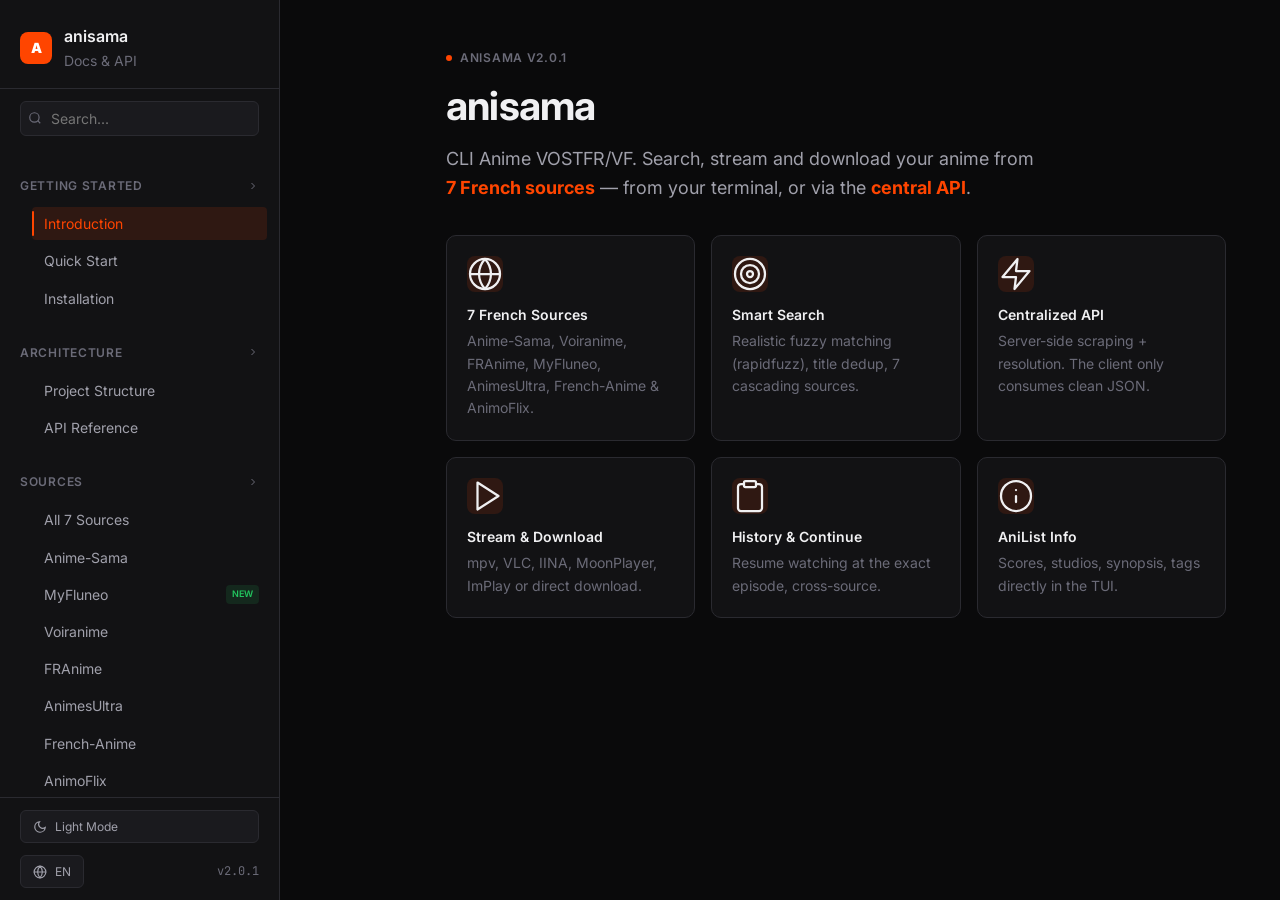
<file: src/web/index.html>
<!DOCTYPE html>
<html lang="en" data-theme="dark">
<head>
<meta charset="UTF-8">
<meta name="viewport" content="width=device-width, initial-scale=1.0">
<title>anisama — Documentation & API Reference</title>
<link rel="preconnect" href="https://fonts.googleapis.com">
<link href="https://fonts.googleapis.com/css2?family=Inter:wght@400;500;600;700;900&family=JetBrains+Mono:wght@400;500;600&display=swap" rel="stylesheet">
<link rel="stylesheet" href="styles.css">
</head>
<body>

<div class="sidebar-overlay" id="overlay" data-action="close-menu"></div>
<button class="mobile-toggle" id="menuBtn" data-action="open-menu">☰</button>

<aside class="sidebar" id="sidebar">
  <div class="sidebar-header">
    <div class="sidebar-logo">A</div>
    <div class="sidebar-brand">anisama<span data-i18n="sidebar.docs_api">Docs & API</span></div>
  </div>
  <div class="sidebar-search">
    <svg viewBox="0 0 24 24" fill="none" stroke="currentColor" stroke-width="2"><circle cx="11" cy="11" r="8"/><line x1="21" y1="21" x2="16.65" y2="16.65"/></svg>
    <input type="text" id="sInput" placeholder="Search..." data-i18n-placeholder="sidebar.search_placeholder" oninput="filterNav(this.value)">
  </div>
  <nav class="sidebar-nav" id="nav">
    <div class="nav-group">
      <div class="nav-group-header" data-toggle-group data-i18n="nav.getting_started">Getting Started<svg viewBox="0 0 24 24" fill="none" stroke="currentColor" stroke-width="2"><polyline points="9 18 15 12 9 6"/></svg></div>
      <ul class="nav-group-items">
        <li><a class="nav-group-item active" href="#" data-page="intro" data-i18n="nav.introduction">Introduction</a></li>
        <li><a class="nav-group-item" href="#" data-page="quick" data-i18n="nav.quick_start">Quick Start</a></li>
        <li><a class="nav-group-item" href="#" data-page="install" data-i18n="nav.installation">Installation</a></li>
      </ul>
    </div>
    <div class="nav-group">
      <div class="nav-group-header" data-toggle-group data-i18n="nav.architecture">Architecture<svg viewBox="0 0 24 24" fill="none" stroke="currentColor" stroke-width="2"><polyline points="9 18 15 12 9 6"/></svg></div>
      <ul class="nav-group-items">
        <li><a class="nav-group-item" href="#" data-page="arch" data-i18n="nav.project_structure">Project Structure</a></li>
        <li><a class="nav-group-item" href="#" data-page="api-ref" data-i18n="nav.api_reference">API Reference</a></li>
      </ul>
    </div>
    <div class="nav-group">
      <div class="nav-group-header" data-toggle-group data-i18n="nav.sources">Sources<svg viewBox="0 0 24 24" fill="none" stroke="currentColor" stroke-width="2"><polyline points="9 18 15 12 9 6"/></svg></div>
      <ul class="nav-group-items">
        <li><a class="nav-group-item" href="#" data-page="sources" data-i18n="nav.all_sources">All 7 Sources</a></li>
        <li><a class="nav-group-item" href="#" data-page="animesama">Anime-Sama</a></li>
        <li><a class="nav-group-item" href="#" data-page="myfluneo">MyFluneo <span class="badge new">NEW</span></a></li>
        <li><a class="nav-group-item" href="#" data-page="voiranime">Voiranime</a></li>
        <li><a class="nav-group-item" href="#" data-page="franime">FRAnime</a></li>
        <li><a class="nav-group-item" href="#" data-page="animesultra">AnimesUltra</a></li>
        <li><a class="nav-group-item" href="#" data-page="frenchanime">French-Anime</a></li>
        <li><a class="nav-group-item" href="#" data-page="animoflix">AnimoFlix</a></li>
      </ul>
    </div>
    <div class="nav-group">
      <div class="nav-group-header" data-toggle-group data-i18n="nav.cli">CLI<svg viewBox="0 0 24 24" fill="none" stroke="currentColor" stroke-width="2"><polyline points="9 18 15 12 9 6"/></svg></div>
      <ul class="nav-group-items">
        <li><a class="nav-group-item" href="#" data-page="cli" data-i18n="nav.commands">Commands</a></li>
        <li><a class="nav-group-item" href="#" data-page="config" data-i18n="nav.settings">Settings</a></li>
      </ul>
    </div>
    <div class="nav-group">
      <div class="nav-group-header" data-toggle-group data-i18n="nav.live_demo">Live Demo<svg viewBox="0 0 24 24" fill="none" stroke="currentColor" stroke-width="2"><polyline points="9 18 15 12 9 6"/></svg></div>
      <ul class="nav-group-items">
        <li><a class="nav-group-item" href="#" data-page="terminal" data-i18n="nav.web_terminal">Web Terminal <span class="badge new">LIVE</span></a></li>
        <li><a class="nav-group-item" href="#" data-page="cmds" data-i18n="nav.terminal_cmds">Terminal Commands</a></li>
      </ul>
    </div>
    <div class="nav-group">
      <div class="nav-group-header" data-toggle-group data-i18n="nav.support">Support<svg viewBox="0 0 24 24" fill="none" stroke="currentColor" stroke-width="2"><polyline points="9 18 15 12 9 6"/></svg></div>
      <ul class="nav-group-items">
        <li><a class="nav-group-item" href="#" data-page="trouble" data-i18n="nav.troubleshooting">Troubleshooting</a></li>
        <li><a class="nav-group-item" href="#" data-page="changelog" data-i18n="nav.changelog">Changelog</a></li>
      </ul>
    </div>
  </nav>
  <div class="sidebar-footer">
    <button class="theme-btn" id="themeBtn" data-action="theme">
      <svg width="14" height="14" viewBox="0 0 24 24" fill="none" stroke="currentColor" stroke-width="2"><path d="M21 12.79A9 9 0 1 1 11.21 3 7 7 0 0 0 21 12.79z"/></svg>
      <span id="themeLabel" data-i18n="theme.dark">Dark Mode</span>
    </button>
    <button class="lang-btn" id="langBtn" data-action="lang">
      <svg width="14" height="14" viewBox="0 0 24 24" fill="none" stroke="currentColor" stroke-width="2" stroke-linecap="round" stroke-linejoin="round"><circle cx="12" cy="12" r="10"/><line x1="2" y1="12" x2="22" y2="12"/><path d="M12 2a15.3 15.3 0 0 1 4 10 15.3 15.3 0 0 1-4 10 15.3 15.3 0 0 1-4-10 15.3 15.3 0 0 1 4-10z"/></svg>
      <span id="langLabel">EN</span>
    </button>
    <span class="sidebar-ver">v2.0.1</span>
  </div>
</aside>

<main class="main">
  <div class="content">

    <div id="p-intro" class="page active">
      <div class="hero">
        <div class="hero-label"><span class="dot"></span>anisama v2.0.1</div>
        <h1 data-i18n="hero.intro.title">anisama</h1>
        <p data-i18n="hero.intro.desc">CLI Anime VOSTFR/VF. Search, stream and download your anime from <strong style="color:var(--color-accent)">7 French sources</strong> — from your terminal, or via the <strong style="color:var(--color-accent)">central API</strong>.</p>
      </div>
      <div class="grid">
        <div class="card"><div class="icon">🌐</div><h3 data-i18n="card.6_sources">7 French Sources</h3><p data-i18n="card.6_sources.desc">Anime-Sama, Voiranime, FRAnime, MyFluneo, AnimesUltra, French-Anime & AnimoFlix.</p></div>
        <div class="card"><div class="icon">🎯</div><h3 data-i18n="card.smart_search">Smart Search</h3><p data-i18n="card.smart_search.desc">Realistic fuzzy matching (rapidfuzz), title dedup, 7 cascading sources.</p></div>
        <div class="card"><div class="icon">⚡</div><h3 data-i18n="card.api">Centralized API</h3><p data-i18n="card.api.desc">Server-side scraping + resolution. The client only consumes clean JSON.</p></div>
        <div class="card"><div class="icon">▶️</div><h3 data-i18n="card.stream">Stream & Download</h3><p data-i18n="card.stream.desc">mpv, VLC, IINA, MoonPlayer, ImPlay or direct download.</p></div>
        <div class="card"><div class="icon">📋</div><h3 data-i18n="card.history">History & Continue</h3><p data-i18n="card.history.desc">Resume watching at the exact episode, cross-source.</p></div>
        <div class="card"><div class="icon">ℹ️</div><h3 data-i18n="card.anilist">AniList Info</h3><p data-i18n="card.anilist.desc">Scores, studios, synopsis, tags directly in the TUI.</p></div>
      </div>
    </div>

    <div id="p-quick" class="page">
      <div class="hero"><div class="hero-label"><span class="dot"></span>Getting Started</div><h1 data-i18n="hero.quick.title">Quick Start</h1><p data-i18n="hero.quick.desc">Install and get running in 30 seconds.</p></div>
      <div class="code-block">
        <div class="code-bar"><span class="code-dot r"></span><span class="code-dot y"></span><span class="code-dot g"></span><span class="code-title">bash</span></div>
        <div class="code-body">
<span class="c-comment" data-i18n="quick.code.comment1"># Install with pip</span>
<span class="c-cmd">$</span> pip install anisama

<span class="c-comment" data-i18n="quick.code.comment2"># Launch interactive TUI</span>
<span class="c-cmd">$</span> anisama

<span class="c-comment" data-i18n="quick.code.comment3"># Or search directly</span>
<span class="c-cmd">$</span> anisama "one piece" -e 1-5
        </div>
      </div>
      <p data-i18n="quick.tui">The interactive TUI launches automatically. <kbd>↑</kbd><kbd>↓</kbd> to navigate, <kbd>Enter</kbd> to confirm, <kbd>Esc</kbd> to go back.</p>
    </div>

    <div id="p-install" class="page">
      <div class="hero"><div class="hero-label"><span class="dot"></span>Getting Started</div><h1 data-i18n="hero.install.title">Installation</h1><p data-i18n="hero.install.desc">PyPI or source — your choice.</p></div>
      <h2 data-i18n="install.pypi">From PyPI</h2>
      <div class="code-block"><div class="code-bar"><span class="code-dot r"></span><span class="code-dot y"></span><span class="code-dot g"></span><span class="code-title">bash</span></div><div class="code-body"><span class="c-cmd">$</span> pip install anisama</div></div>
      <h2 data-i18n="install.source">From Source</h2>
      <div class="code-block"><div class="code-bar"><span class="code-dot r"></span><span class="code-dot y"></span><span class="code-dot g"></span><span class="code-title">bash</span></div><div class="code-body">
<span class="c-cmd">$</span> git clone https://github.com/6sfy/anisama.git
<span class="c-cmd">$</span> cd anisama
<span class="c-cmd">$</span> pip install -e .
<span class="c-cmd">$</span> anisama
      </div></div>
      <p data-i18n="install.windows"><strong>Windows:</strong> use <code>python -m src</code> from the project root, or install with <code>pip install -e .</code></p>
      <h2 data-i18n="install.api_server">API Server (optional)</h2>
      <p data-i18n="install.api_server.desc">If you want to host your own central API:</p>
      <div class="code-block"><div class="code-bar"><span class="code-dot r"></span><span class="code-dot y"></span><span class="code-dot g"></span><span class="code-title">bash</span></div><div class="code-body">
<span class="c-cmd">$</span> cd api
<span class="c-cmd">$</span> python run.py
<span class="c-comment" data-i18n="install.api.comment"># Server starts on http://0.0.0.0:20100</span>
      </div></div>
    </div>

    <div id="p-arch" class="page">
      <div class="hero"><div class="hero-label"><span class="dot"></span>Architecture</div><h1 data-i18n="hero.arch.title">Project Structure</h1><p data-i18n="hero.arch.desc">Modular codebase: CLI client + API server.</p></div>

      <h2 data-i18n="arch.api_server">API Server</h2>
      <div class="arch-grid">
        <div class="arch-card">
          <div class="a-title" data-i18n="arch.core">📦 Core</div>
          <div class="a-files" data-i18n="arch.core.desc">src/core/<br> <span>cache.py</span> — catalogue & merge<br> <span>scraper.py</span> — Anime-Sama / Voiranime / 3 alt sources<br> <span>scraper_myfluneo.py</span> — MyFluneo (Playwright)<br> <span>resolver.py</span> — video URL extraction<br> <span>search.py</span> — fuzzy search</div>
        </div>
        <div class="arch-card">
          <div class="a-title" data-i18n="arch.api_layer">🌐 API Layer</div>
          <div class="a-files" data-i18n="arch.api_layer.desc">src/api/<br> <span>server.py</span> — HTTP handler<br> <span>routes/</span> — search, episodes, resolve, catalog, stats, info, player<br> <span>db/</span> — SQLite + background indexer<br> <span>utils/</span> — http helpers, text utils</div>
        </div>
        <div class="arch-card">
          <div class="a-title" data-i18n="arch.web_docs">🎨 Web Docs</div>
          <div class="a-files" data-i18n="arch.web_docs.desc">src/web/<br> <span>index.html</span><br> <span>styles.css</span><br> <span>script.js</span></div>
        </div>
      </div>

      <h2 data-i18n="arch.cli_client">CLI Client</h2>
      <div class="arch-grid">
        <div class="arch-card">
          <div class="a-title" data-i18n="arch.interface">🖥️ Interface</div>
          <div class="a-files" data-i18n="arch.interface.desc">src/<br> <span>main.py</span> — TUI, menus, flows<br> <span>player.py</span> — mpv/vlc/iina detection<br> <span>api_client.py</span> — API consumer</div>
        </div>
        <div class="arch-card">
          <div class="a-title" data-i18n="arch.config">🔧 Config</div>
          <div class="a-files" data-i18n="arch.config.desc">data/<br> <span>catalog.json</span><br> <span>settings.json</span><br> <span>history.json</span></div>
        </div>
      </div>
    </div>

    <div id="p-api-ref" class="page">
      <div class="hero"><div class="hero-label"><span class="dot"></span>API v2</div><h1 data-i18n="hero.api.title">API Reference</h1><p data-i18n="hero.api.desc">All JSON endpoints from the central API.</p></div>

      <h2 data-i18n="api.base_url">Base URL</h2>
      <div class="code-block"><div class="code-bar"><span class="code-dot r"></span><span class="code-dot y"></span><span class="code-dot g"></span><span class="code-title">url</span></div><div class="code-body">https://anisama.sexcaller.lol</div></div>

      <h2 data-i18n="api.endpoints">Endpoints</h2>
      <div class="table-wrap">
        <table>
          <thead><tr><th data-i18n="api.method">Method</th><th data-i18n="api.endpoint">Endpoint</th><th data-i18n="api.description">Description</th></tr></thead>
          <tbody>
            <tr><td><code>GET</code></td><td><code>/api/v2/search?q=QUERY</code></td><td>Search across all 7 sources. Returns deduped results with real fuzzy scores (0-100).</td></tr>
            <tr><td><code>GET</code></td><td><code>/api/v2/catalog?source=all&page=1&limit=50&q=TEXT</code></td><td>Browse the full catalog with filters, pagination and text search.</td></tr>
            <tr><td><code>GET</code></td><td><code>/api/v2/stats</code></td><td>Global stats: counts by source, top genres, year range.</td></tr>
            <tr><td><code>GET</code></td><td><code>/api/v2/episodes?source=SRC&slug=SLUG</code></td><td>Get episode list for an anime. Supports: anime-sama, voiranime, franime, myfluneo, animesultra, frenchanime, animoflix. Use <code>&amp;season=N</code> for franime.</td></tr>
            <tr><td><code>GET</code></td><td><code>/api/v2/seasons?source=SRC&slug=SLUG</code></td><td>Season list via fast engine (anime-sama, franime, voiranime).</td></tr>
            <tr><td><code>GET</code></td><td><code>/api/v2/hosts?slug=SLUG&amp;season_url=URL</code></td><td>Distinct hosts for an Anime-Sama season.</td></tr>
            <tr><td><code>GET</code></td><td><code>/api/v2/resolve?url=URL&amp;source=SRC</code></td><td>Resolve an embed URL to a direct video URL when possible.</td></tr>
            <tr><td><code>GET</code></td><td><code>/api/v2/resolve-episode?source=SRC&amp;slug=SLUG&amp;num=NUM</code></td><td>Resolve an episode number. Uses absolute numbering for anime-sama and accepts <code>&amp;season=N&amp;lang=vo|vf</code> for franime.</td></tr>
            <tr><td><code>GET</code></td><td><code>/api/v2/sources</code></td><td>List available sources with entry counts.</td></tr>
            <tr><td><code>GET</code></td><td><code>/api/v2/info?title=TITLE</code></td><td>AniList info for an anime (score, studios, synopsis).</td></tr>
            <tr><td><code>GET</code></td><td><code>/api/v2/engine</code></td><td>Fast engine status (enabled).</td></tr>
            <tr><td><code>GET</code></td><td><code>/health</code></td><td>Liveness probe.</td></tr>
            <tr><td><code>GET</code></td><td><code>/player?url=URL&amp;title=TITLE</code></td><td>HTML player page with iframe.</td></tr>
          </tbody>
        </table>
      </div>

      <h2 data-i18n="api.rate_limits">Rate limits</h2>
      <p data-i18n="api.rate_limits.desc">Per-IP sliding window (60 seconds), with independent budgets per endpoint class.</p>
      <div class="table-wrap">
        <table>
          <thead><tr><th data-i18n="api.rate_class">Class</th><th data-i18n="api.rate_endpoints">Endpoints</th><th data-i18n="api.rate_limit">Limit</th></tr></thead>
          <tbody>
            <tr><td>Light</td><td>catalog, stats, sources, info, health</td><td><code>60/min</code></td></tr>
            <tr><td>Heavy</td><td>search, seasons, hosts, resolve</td><td><code>20/min</code></td></tr>
            <tr><td>Episodes</td><td>episodes (cache miss only)</td><td><code>20/min</code></td></tr>
            <tr><td>Resolve</td><td>resolve-episode</td><td><code>5/min</code></td></tr>
          </tbody>
        </table>
      </div>
      <p data-i18n="api.rate_cache_note">Episode-list cache hits are free; only cache misses count against the Episodes budget.</p>
      <p data-i18n="api.rate_headers">Every response includes <code>RateLimit-Limit</code>, <code>RateLimit-Remaining</code> and <code>RateLimit-Reset</code>. A <code>429</code> also sends <code>Retry-After</code>.</p>
      <div class="code-block"><div class="code-bar"><span class="code-dot r"></span><span class="code-dot y"></span><span class="code-dot g"></span><span class="code-title">json</span></div><div class="code-body">
<span class="c-comment" data-i18n="api.rate_429_comment"># HTTP 429 — too many requests</span>
{"error": "rate_limited", "request_id": "..."}
      </div></div>
      <p data-i18n="api.rate_config">Configure with <code>ANISAMA_RATE_LIMIT_GLOBAL</code>, <code>ANISAMA_RATE_LIMIT_HEAVY</code>, <code>ANISAMA_RATE_LIMIT_EPISODES</code>, <code>ANISAMA_RATE_LIMIT_RESOLVE</code> and <code>ANISAMA_RATE_LIMIT_WINDOW</code> (<code>0</code> disables a tier). Behind Cloudflare, set <code>ANISAMA_TRUST_PROXY=1</code>.</p>

      <h2 data-i18n="api.example_search">Example: Search</h2>
      <div class="code-block"><div class="code-bar"><span class="code-dot r"></span><span class="code-dot y"></span><span class="code-dot g"></span><span class="code-title">bash</span></div><div class="code-body">
<span class="c-cmd">$</span> curl "https://anisama.sexcaller.lol/api/v2/search?q=naruto"
<span class="c-comment" data-i18n="api.example_search.comment"># Returns deduped results with realistic scores</span>
      </div></div>

      <h2 data-i18n="api.example_catalog">Example: Catalog</h2>
      <div class="code-block"><div class="code-bar"><span class="code-dot r"></span><span class="code-dot y"></span><span class="code-dot g"></span><span class="code-title">bash</span></div><div class="code-body">
<span class="c-cmd">$</span> curl "https://anisama.sexcaller.lol/api/v2/catalog?source=myfluneo&limit=100"
<span class="c-cmd">$</span> curl "https://anisama.sexcaller.lol/api/v2/catalog?q=attack+on+titan"
      </div></div>
    </div>

    <div id="p-sources" class="page">
      <div class="hero"><div class="hero-label"><span class="dot"></span>Sources</div><h1 data-i18n="hero.sources.title">7 French Sources</h1><p data-i18n="hero.sources.desc">All platforms integrated into the API and CLI.</p></div>
      <div class="src-grid">
        <div class="src-card"><div class="s-name">Anime-Sama</div><div class="s-desc" data-i18n="sources.animesama.desc">Main source. ~1500 entries. Embed players: vidmoly, sendvid, sibnet, smoothpre, streamwish, oneupload.</div><span class="s-tag" data-i18n="sources.animesama.tag">Main</span></div>
        <div class="src-card"><div class="s-name">MyFluneo</div><div class="s-desc" data-i18n="sources.myfluneo.desc">~5400 entries. Next.js SPA. Playwright scraping. Hosts: vidmoly, streamtape.</div><span class="s-tag" data-i18n="sources.myfluneo.tag">NEW</span></div>
        <div class="src-card"><div class="s-name">Voiranime</div><div class="s-desc" data-i18n="sources.voiranime.desc">~960 entries. Internal video resolution.</div><span class="s-tag" data-i18n="sources.voiranime.tag">Secondary</span></div>
        <div class="src-card"><div class="s-name">FRAnime</div><div class="s-desc" data-i18n="sources.franime.desc">Public JSON API. Fast engine, 0-based indexes, direct watch2 resolution.</div><span class="s-tag" data-i18n="sources.franime.tag">API</span></div>
        <div class="src-card"><div class="s-name">AnimesUltra</div><div class="s-desc" data-i18n="sources.animesultra.desc">~2600 entries via sitemap XML. Hosts: vidmoly, sendvid, sibnet, vidstream.</div><span class="s-tag" data-i18n="sources.animesultra.tag">NEW</span></div>
        <div class="src-card"><div class="s-name">French-Anime</div><div class="s-desc" data-i18n="sources.frenchanime.desc">Hosts: luluvdo, vidmoly, vidara. Scraped via homepage.</div><span class="s-tag" data-i18n="sources.frenchanime.tag">NEW</span></div>
        <div class="src-card"><div class="s-name">AnimoFlix</div><div class="s-desc" data-i18n="sources.animoflix.desc">Hosts: sendvid, sibnet. Playwright fallback for JS-rendered episodes.</div><span class="s-tag" data-i18n="sources.animoflix.tag">NEW</span></div>
      </div>
    </div>

    <div id="p-animesama" class="page">
      <div class="hero"><div class="hero-label"><span class="dot"></span>Sources</div><h1>Anime-Sama</h1><p data-i18n="hero.animesama.desc">Main source VOSTFR/VF.</p></div>
      <p data-i18n="animesama.p1">Anime-Sama is the main source with <strong>~1500 entries</strong>. The site uses external embed players:</p>
      <ul>
        <li data-i18n="animesama.li1"><strong>vidmoly</strong> — video embed player</li>
        <li data-i18n="animesama.li2"><strong>sendvid</strong> — direct MP4 player</li>
        <li data-i18n="animesama.li3"><strong>sibnet</strong> — russian video host</li>
        <li data-i18n="animesama.li4"><strong>smoothpre</strong> — embed player</li>
        <li data-i18n="animesama.li5"><strong>streamwish</strong> — video host</li>
        <li data-i18n="animesama.li6"><strong>oneupload</strong> — video upload</li>
      </ul>
      <p data-i18n="animesama.p2">The multiple mirror system enables automatic fallback. Speed-testing picks the fastest mirror. <code>Scan</code> / <code>Manhwa</code> / <code>Webtoon</code> seasons are automatically filtered.</p>
    </div>

    <div id="p-voiranime" class="page">
      <div class="hero"><div class="hero-label"><span class="dot"></span>Sources</div><h1>Voiranime</h1><p data-i18n="hero.voiranime.desc">Secondary source VOSTFR/VF.</p></div>
      <p data-i18n="voiranime.p1">Voiranime provides an alternative catalog with its own internal video resolution system. <strong>~960 entries</strong> merged into the main catalog via <code>alt_source</code>.</p>
    </div>

    <div id="p-franime" class="page">
      <div class="hero"><div class="hero-label"><span class="dot"></span>Sources</div><h1>FRAnime</h1><p data-i18n="hero.franime.desc">Public JSON API with VOSTFR/VF.</p></div>
      <p data-i18n="franime.p1">FRAnime (franime.fr) exposes a public JSON API (<code>api.franime.fr</code>). The fast engine queries it directly: no HTML scraping, no Playwright.</p>
      <ul>
        <li data-i18n="franime.li1"><strong>0-based episode indexes</strong> — fixes the old 1-based <code>404 Aucun lecteur disponible</code>.</li>
        <li data-i18n="franime.li2"><strong>Direct watch2 resolution</strong> — returns the embed URL used by the player.</li>
        <li data-i18n="franime.li3"><strong>VOSTFR/VF</strong> — language selection via <code>&amp;lang=vo|vf</code>.</li>
      </ul>
    </div>

    <div id="p-myfluneo" class="page">
      <div class="hero"><div class="hero-label"><span class="dot"></span>Sources</div><h1>MyFluneo <span style="background:rgba(34,197,94,.12);color:#22c55e;font-size:9px;font-weight:700;padding:2px 8px;border-radius:4px;text-transform:uppercase;letter-spacing:.04em">NEW</span></h1><p data-i18n="hero.myfluneo.desc">~5400 French entries.</p></div>
      <p data-i18n="myfluneo.p1">MyFluneo (myfluneo.eu) is a <strong>new French source</strong> with <strong>~5400 entries</strong> VOSTFR/VF. The site is built with Next.js:</p>
      <ul>
        <li data-i18n="myfluneo.li1"><strong>vidmoly.biz</strong> — MP4 embed player</li>
        <li data-i18n="myfluneo.li2"><strong>streamtape.com</strong> — embed player</li>
      </ul>
      <p data-i18n="myfluneo.p2">Server-side scraped with <strong>Playwright</strong> (Next.js RSC). Episodes and resolutions are pre-cacheable.</p>
    </div>

    <div id="p-animesultra" class="page">
      <div class="hero"><div class="hero-label"><span class="dot"></span>Sources</div><h1>AnimesUltra</h1><p data-i18n="hero.animesultra.desc">~2600 entries via XML sitemap.</p></div>
      <p data-i18n="animesultra.p1">AnimesUltra (ww.animesultra.org) uses a <strong>sitemap.xml</strong> to expose its full catalog (~2600 URLs).</p>
      <ul>
        <li data-i18n="animesultra.li1"><strong>vidmoly</strong>, <strong>sendvid</strong>, <strong>sibnet</strong>, <strong>vidstream.pro</strong></li>
      </ul>
      <p data-i18n="animesultra.p2">Resolution uses the <code>data-embed</code> attribute on server buttons. No dynamic JS required for the catalog.</p>
    </div>

    <div id="p-frenchanime" class="page">
      <div class="hero"><div class="hero-label"><span class="dot"></span>Sources</div><h1>French-Anime</h1><p data-i18n="hero.frenchanime.desc">Homepage scraping.</p></div>
      <p data-i18n="frenchanime.p1">French-Anime (french-anime.com) lists recent animes on its homepage.</p>
      <ul>
        <li data-i18n="frenchanime.li1"><strong>luluvdo.com</strong> — main host</li>
        <li data-i18n="frenchanime.li2"><strong>vidmoly.biz</strong>, <strong>vidara.to</strong></li>
      </ul>
      <p data-i18n="frenchanime.p2">Resolution goes through iframe extraction from the episode page.</p>
    </div>

    <div id="p-animoflix" class="page">
      <div class="hero"><div class="hero-label"><span class="dot"></span>Sources</div><h1>AnimoFlix</h1><p data-i18n="hero.animoflix.desc">JS-heavy site with Playwright fallback.</p></div>
      <p data-i18n="animoflix.p1">AnimoFlix (animoflix.to) is a modern site with JavaScript rendering:</p>
      <ul>
        <li data-i18n="animoflix.li1"><strong>sendvid</strong>, <strong>sibnet.ru</strong></li>
      </ul>
      <p data-i18n="animoflix.p2">The catalog is statically scraped via <code>/catalogue/</code>. Episodes use a <strong>Playwright fallback</strong> if static HTML is not enough. Server tabs are simulated via automated clicks.</p>
    </div>

    <div id="p-cli" class="page">
      <div class="hero"><div class="hero-label"><span class="dot"></span>CLI</div><h1 data-i18n="hero.cli.title">Commands</h1><p data-i18n="hero.cli.desc">All available flags.</p></div>
      <div class="table-wrap">
        <table>
          <thead><tr><th data-i18n="cli.flag">Flag</th><th data-i18n="cli.desc">Description</th></tr></thead>
          <tbody>
            <tr><td><code>--lang vostfr/vf</code></td><td data-i18n="cli.lang">Language filter</td></tr>
            <tr><td><code>--dub</code></td><td data-i18n="cli.dub">Shortcut for VF</td></tr>
            <tr><td><code>-d, --download</code></td><td data-i18n="cli.download">Download instead of stream</td></tr>
            <tr><td><code>-e, --episodes</code></td><td data-i18n="cli.episodes">Range: <code>5</code>, <code>1-5</code>, <code>1,3,5</code></td></tr>
            <tr><td><code>-p, --player</code></td><td data-i18n="cli.player">mpv, vlc, iina, moonplayer, implay</td></tr>
            <tr><td><code>-U, --update</code></td><td data-i18n="cli.update">Force catalog refresh</td></tr>
            <tr><td><code>--settings</code></td><td data-i18n="cli.settings">Settings menu</td></tr>
            <tr><td><code>-q, --quiet</code></td><td data-i18n="cli.quiet">Reduce output verbosity</td></tr>
          </tbody>
        </table>
      </div>
      <div class="code-block"><div class="code-bar"><span class="code-dot r"></span><span class="code-dot y"></span><span class="code-dot g"></span><span class="code-title">bash</span></div><div class="code-body">
<span class="c-comment" data-i18n="cli.code.comment"># Examples</span>
<span class="c-cmd">$</span> anisama "demon slayer"
<span class="c-cmd">$</span> anisama "one piece" -e 1-5
<span class="c-cmd">$</span> anisama "attack on titan" -e 1,3,5 --lang vf
<span class="c-cmd">$</span> anisama -p vlc "berserk"
      </div></div>
    </div>

    <div id="p-config" class="page">
      <div class="hero"><div class="hero-label"><span class="dot"></span>CLI</div><h1 data-i18n="hero.config.title">Settings</h1><p data-i18n="hero.config.desc">Configurable options.</p></div>
      <p data-i18n="config.p1">Edit <code>data/settings.json</code> or the TUI Settings menu.</p>
      <div class="table-wrap">
        <table>
          <thead><tr><th data-i18n="config.setting">Setting</th><th data-i18n="config.default">Default</th><th data-i18n="config.description">Description</th></tr></thead>
          <tbody>
            <tr><td><code>lang</code></td><td>None</td><td data-i18n="config.lang">Default language (vostfr/vf)</td></tr>
            <tr><td><code>player</code></td><td>Auto</td><td data-i18n="config.player">Default video player</td></tr>
            <tr><td><code>prefer_mp4</code></td><td>True</td><td data-i18n="config.prefer_mp4">Prefer MP4 over HLS</td></tr>
            <tr><td><code>auto_next</code></td><td>False</td><td data-i18n="config.auto_next">Auto-play next episode</td></tr>
            <tr><td><code>download_dir</code></td><td>downloads</td><td data-i18n="config.download_dir">Download folder</td></tr>
            <tr><td><code>cache_hours</code></td><td>24</td><td data-i18n="config.cache_hours">Catalog cache lifetime</td></tr>
            <tr><td><code>proxy</code></td><td>""</td><td data-i18n="config.proxy">HTTP Proxy (e.g. http://127.0.0.1:8080)</td></tr>
          </tbody>
        </table>
      </div>
    </div>

    <div id="p-terminal" class="page">
      <div class="hero">
        <div class="hero-label"><span class="dot live"></span>Live Demo <span style="background:rgba(34,197,94,.12);color:#22c55e;font-size:9px;font-weight:700;padding:2px 8px;border-radius:4px;text-transform:uppercase;letter-spacing:.04em">LIVE</span></div>
        <h1 data-i18n="hero.terminal.title">Web Terminal</h1>
        <p data-i18n="hero.terminal.desc">Search and explore animes live. Real API calls across all 7 sources.</p>
      </div>
      <div class="term">
        <div class="term-bar">
          <span class="term-dot r"></span><span class="term-dot y"></span><span class="term-dot g"></span>
          <span class="term-title">anisama@web ~ %</span>
        </div>
        <div class="term-body" id="termOut">
          <div class="l t-muted" data-i18n="term.welcome1">anisama Web Terminal — <span class="t-accent">help</span> for commands.</div>
          <div class="l t-muted" data-i18n="term.welcome2">Sources: Anime-Sama · FRAnime · MyFluneo · Voiranime · AnimesUltra · French-Anime · AnimoFlix</div>
        </div>
        <div class="term-in">
          <span class="prompt">anisama@web:~$</span>
          <input type="text" id="termIn" autofocus spellcheck="false" autocomplete="off" placeholder="help">
        </div>
      </div>
    </div>

    <div id="p-cmds" class="page">
      <div class="hero"><div class="hero-label"><span class="dot"></span>Live Demo</div><h1 data-i18n="hero.cmds.title">Terminal Commands</h1></div>
      <div class="table-wrap">
        <table>
          <thead><tr><th data-i18n="cmds.command">Command</th><th data-i18n="cmds.description">Description</th><th data-i18n="cmds.example">Example</th></tr></thead>
          <tbody>
            <tr><td><code>help</code></td><td data-i18n="cmds.help">Show help</td><td>help</td></tr>
            <tr><td><code>search &lt;query&gt;</code></td><td data-i18n="cmds.search">Search across 7 sources</td><td>search naruto</td></tr>
            <tr><td><code>[num]</code></td><td data-i18n="cmds.num">Show episodes of a result</td><td>0</td></tr>
            <tr><td><code>play &lt;ep&gt;</code></td><td data-i18n="cmds.play">Resolve video URL + open player</td><td>play 1</td></tr>
            <tr><td><code>sources</code></td><td data-i18n="cmds.sources">List the 7 sources</td><td>sources</td></tr>
            <tr><td><code>stats</code></td><td data-i18n="cmds.stats">Catalog stats</td><td>stats</td></tr>
            <tr><td><code>clear</code></td><td data-i18n="cmds.clear">Clear the terminal</td><td>clear</td></tr>
          </tbody>
        </table>
      </div>
    </div>

    <div id="p-trouble" class="page">
      <div class="hero"><div class="hero-label"><span class="dot"></span>Support</div><h1 data-i18n="hero.trouble.title">Troubleshooting</h1></div>
      <div class="ts-item"><h3 data-i18n="trouble.no_results">No results</h3><p data-i18n="trouble.no_results.desc">Search uses fuzzy matching (rapidfuzz). Try shorter terms. The search cascades through 7 sources.</p></div>
      <div class="ts-item"><h3 data-i18n="trouble.player">Player won't launch</h3><p data-i18n="trouble.player.desc">Install mpv or VLC. Use <code>anisama -p vlc "title"</code> to specify the player.</p></div>
      <div class="ts-item"><h3 data-i18n="trouble.windows">Windows import error</h3><p data-i18n="trouble.windows.desc">Run <code>python -m src</code> from the root, or <code>pip install -e .</code> then <code>anisama</code>.</p></div>
      <div class="ts-item"><h3 data-i18n="trouble.domain">Blocked domain</h3><p data-i18n="trouble.domain.desc">Run <code>anisama -U</code> to force a refresh. Auto-detection of active domains.</p></div>
      <div class="ts-item"><h3 data-i18n="trouble.resolve">API returns "Could not resolve"</h3><p data-i18n="trouble.resolve.desc">Some sources use Playwright (MyFluneo, AnimoFlix). Make sure Chromium is installed on the API server.</p></div>
    </div>

    <div id="p-changelog" class="page">
      <div class="hero"><div class="hero-label"><span class="dot"></span>Updates</div><h1 data-i18n="hero.changelog.title">Changelog</h1></div>

      <div class="cl-entry">
        <div class="cl-head"><span class="cl-ver">v2.0.1</span><span class="cl-latest" data-i18n="changelog.v201.latest">Latest</span><span class="cl-date">2026-10-28</span></div>
        <div class="cl-body">
          <div class="cl-item"><span class="cl-tag ny">NEW</span><span class="cl-text" data-i18n="changelog.v201.new1"><strong>Voiranime</strong> : fixed and enabled by default (new <code>/&lt;slug&gt;/</code> URLs, saga pages, VF/VOSTFR, direct stream resolution).</span></div>
          <div class="cl-item"><span class="cl-tag ny">NEW</span><span class="cl-text" data-i18n="changelog.v201.new2"><strong>Anime-Sama resolution</strong> : selects the best resolvable mirror (ansembed/embed4me) and returns a direct <code>m3u8</code> stream.</span></div>
          <div class="cl-item"><span class="cl-tag ny">NEW</span><span class="cl-text" data-i18n="changelog.v201.new3"><strong>404 page</strong> for mistyped URLs; API routes still return JSON errors.</span></div>
          <div class="cl-item"><span class="cl-tag ny">NEW</span><span class="cl-text" data-i18n="changelog.v201.new4"><strong>Security</strong> : tiered rate limiting, opaque errors with <code>request_id</code>, HSTS/CSP, CORS whitelist, optional Bearer token, <code>robots.txt</code>.</span></div>
          <div class="cl-item"><span class="cl-tag fx">FIX</span><span class="cl-text" data-i18n="changelog.v201.fx1"><strong>Anime-Sama</strong> : scan/one-shot seasons no longer pollute episode numbering.</span></div>
          <div class="cl-item"><span class="cl-tag fx">FIX</span><span class="cl-text" data-i18n="changelog.v201.fx2"><strong>Episode cache</strong> : resolving one episode stores the full list without erasing already-resolved URLs.</span></div>
          <div class="cl-item"><span class="cl-tag fx">FIX</span><span class="cl-text" data-i18n="changelog.v201.fx3"><strong>Sources</strong> : FRAnime was missing from the docs; all 7 sources are now listed and documented.</span></div>
          <div class="cl-item"><span class="cl-tag fx">FIX</span><span class="cl-text" data-i18n="changelog.v201.fx4"><strong>HLS playback</strong> : IP/ASN-bound <code>m3u8</code> tokens fall back to the ansembed iframe in <code>/player</code>.</span></div>
          <div class="cl-item"><span class="cl-tag fx">FIX</span><span class="cl-text" data-i18n="changelog.v201.fx5"><strong>API hygiene</strong> : episodes cache misses limited to 20/min, HEAD supported for probes, minimal <code>/engine</code>, and <code>/stats</code> + <code>/sources</code> share the same counts.</span></div>
          <div class="cl-item"><span class="cl-tag fx">FIX</span><span class="cl-text" data-i18n="changelog.v201.fx6"><strong>Client IP</strong> : <code>CF-Connecting-IP</code> / <code>X-Forwarded-For</code> are trusted only from Cloudflare or configured proxies; logs and rate limits are per client.</span></div>
          <div class="cl-item"><span class="cl-tag fx">FIX</span><span class="cl-text" data-i18n="changelog.v201.fx7"><strong>Host allowlist</strong> : requests that do not target <code>anisama.sexcaller.lol</code> are closed without a response.</span></div>
          <div class="cl-item"><span class="cl-tag fx">FIX</span><span class="cl-text" data-i18n="changelog.v201.fx8"><strong>Quotas</strong> : episode-list cache HITs no longer consume quota, and <code>/stats</code> percentages now sum to 100%.</span></div>
          <div class="cl-item"><span class="cl-tag up">UP</span><span class="cl-text" data-i18n="changelog.v201.up1"><strong>Light mode</strong> : warm cream theme with readable code blocks, tables and terminal.</span></div>
        </div>
      </div>

      <div class="cl-entry">
        <div class="cl-head"><span class="cl-ver">v2.0.0</span><span class="cl-date">2026-10-23</span></div>
        <div class="cl-body">
          <div class="cl-item"><span class="cl-tag ny">NEW</span><span class="cl-text" data-i18n="changelog.v200.new1"><strong>Fast engine</strong> : Anime-Sama + FRAnime via direct API extraction (10-50x faster, no BeautifulSoup, no Playwright).</span></div>
          <div class="cl-item"><span class="cl-tag ny">NEW</span><span class="cl-text" data-i18n="changelog.v200.new2">New endpoints : <code>/api/v2/seasons</code>, <code>/api/v2/hosts</code>, <code>/api/v2/engine</code>, <code>/health</code>.</span></div>
          <div class="cl-item"><span class="cl-tag ny">NEW</span><span class="cl-text" data-i18n="changelog.v200.new3">Parallel API/local resolution with cache write-back and <code>fresh=1</code> re-resolve for dead URLs.</span></div>
          <div class="cl-item"><span class="cl-tag fx">FIX</span><span class="cl-text" data-i18n="changelog.v200.fx1"><strong>Scores clamped to 0-100</strong> : no more percentages above 100% in search results.</span></div>
          <div class="cl-item"><span class="cl-tag fx">FIX</span><span class="cl-text" data-i18n="changelog.v200.fx2"><strong>Playback</strong> : the CLI resolves embed URLs (uqload, etc.) to a direct stream before playback; watch2 pages fall back to the browser.</span></div>
          <div class="cl-item"><span class="cl-tag fx">FIX</span><span class="cl-text" data-i18n="changelog.v200.fx3"><strong>Pterodactyl</strong> : listen on <code>SERVER_PORT</code>, automatic fallback to <code>0.0.0.0</code> when <code>HOST</code> is not a local interface.</span></div>
          <div class="cl-item"><span class="cl-tag fx">FIX</span><span class="cl-text" data-i18n="changelog.v200.fx4"><strong>Web docs</strong> : fixed navigation and accessibility layer (<code>a11y.js</code> loaded after <code>script.js</code>).</span></div>
          <div class="cl-item"><span class="cl-tag up">UP</span><span class="cl-text" data-i18n="changelog.v200.up1">Playwright is now optional: lighter install, no more full disks on small containers.</span></div>
        </div>
      </div>

      <div class="cl-entry">
        <div class="cl-head"><span class="cl-ver">v1.1.0</span><span class="cl-date">2026-07-18</span></div>
        <div class="cl-body">
          <div class="cl-item"><span class="cl-tag ny">NEW</span><span class="cl-text" data-i18n="changelog.v110.new1"><strong>4 new sources</strong> : MyFluneo (~5400 entries), AnimesUltra (~2600), French-Anime, AnimoFlix. Total : <strong>6 sources</strong>.</span></div>
          <div class="cl-item"><span class="cl-tag ny">NEW</span><span class="cl-text" data-i18n="changelog.v110.new2"><strong>Central API v2</strong> — modular Python server with server-side scraping. The client only consumes clean JSON.</span></div>
          <div class="cl-item"><span class="cl-tag ny">NEW</span><span class="cl-text" data-i18n="changelog.v110.new3">API Routes : <code>/api/v2/catalog</code> (pagination + filters), <code>/api/v2/stats</code> (global stats), <code>/api/v2/resolve-episode</code> (absolute episode resolution).</span></div>
          <div class="cl-item"><span class="cl-tag fx">FIX</span><span class="cl-text" data-i18n="changelog.v110.fx1"><strong>Realistic search scores</strong> — replaces artificial scores (90% for any substring) with rapidfuzz <code>partial_ratio</code> + <code>token_set_ratio</code> with penalty for extra words. No more false positives.</span></div>
          <div class="cl-item"><span class="cl-tag fx">FIX</span><span class="cl-text" data-i18n="changelog.v110.fx2"><strong>Absolute episode numbers</strong> — multi-season episodes (e.g. Naruto Shippuden EP500) are now correctly resolved by accumulating episode counts per season.</span></div>
          <div class="cl-item"><span class="cl-tag fx">FIX</span><span class="cl-text" data-i18n="changelog.v110.fx3"><strong>Interactive menu</strong> — a saved player in settings no longer blocks the main menu launch.</span></div>
          <div class="cl-item"><span class="cl-tag fx">FIX</span><span class="cl-text" data-i18n="changelog.v110.fx4"><strong>Truncated descriptions</strong> — AniList/Jikan synopses now end with <code>...</code> instead of being cut off abruptly.</span></div>
          <div class="cl-item"><span class="cl-tag up">UP</span><span class="cl-text" data-i18n="changelog.v110.up1">Cross-source catalog merge with deduplication by normalized title (<code>alt_source</code>).</span></div>
        </div>
      </div>

      <div class="cl-entry">
        <div class="cl-head"><span class="cl-ver" style="color:var(--color-text-secondary)">v1.0.3</span><span class="cl-date" data-i18n="changelog.v103.date">Original</span></div>
        <div class="cl-body">
          <div class="cl-item"><span class="cl-text" data-i18n="changelog.v103.text">Original release by <a href="https://github.com/6sfy" style="color:var(--color-accent)">6sfy</a> with Anime-Sama and Voiranime. Local catalog, client-side scraping, basic search.</span></div>
        </div>
      </div>
    </div>

  </div>
</main>

<script src="script.js"></script>
<script src="a11y.js"></script>
</body>
</html>
</file>
<file: src/web/styles.css>
*,*::before,*::after{margin:0;padding:0;box-sizing:border-box}

:root{
  color-scheme:dark;
  --space-1:4px;--space-2:8px;--space-3:12px;--space-4:16px;--space-5:20px;--space-6:24px;--space-8:32px;--space-10:40px;--space-12:48px;--space-16:64px;
  --font-body:'Inter',-apple-system,BlinkMacSystemFont,'Segoe UI',sans-serif;
  --font-mono:'JetBrains Mono','Fira Code','Cascadia Code',monospace;
  --text-xs:.75rem;--text-sm:.875rem;--text-base:1rem;--text-lg:1.125rem;--text-xl:1.25rem;--text-2xl:1.5rem;--text-3xl:2rem;--text-4xl:2.5rem;
  --leading-tight:1.15;--leading-snug:1.35;--leading-normal:1.6;
  --weight-normal:400;--weight-medium:500;--weight-semibold:600;--weight-bold:700;--weight-black:900;
  --color-bg-primary:#0a0a0b;--color-bg-secondary:#121214;--color-bg-tertiary:#1a1a1e;--color-bg-elevated:#1e1e24;--color-bg-hover:#25252b;
  --color-border:#2a2a30;--color-border-light:#33333d;
  --color-text-primary:#f0f0f2;--color-text-secondary:#a0a0ab;--color-text-tertiary:#6b6b78;
  --color-accent:#ff4500;--color-accent-hover:#ff5c1a;--color-accent-muted:rgba(255,69,0,.12);
  --color-code-text:#e0e0e6;--color-code-comment:#6b6b78;
  --color-term-bg:#0d0d0f;--color-term-bar:#1e1e24;--color-term-border:#2a2a30;--color-term-text:#e0e0e6;--color-term-muted:#9a94a3;
  --sidebar-width:280px;--content-max-width:860px;
  --shadow-sm:0 1px 2px rgba(0,0,0,.3);--shadow-md:0 4px 12px rgba(0,0,0,.4);
  --ease-out:cubic-bezier(.22,1,.36,1);--duration-fast:150ms;--duration-normal:250ms;
}
[data-theme=light]{
  color-scheme:light;
  --color-bg-primary:#f7f1e6;--color-bg-secondary:#efe7d8;--color-bg-tertiary:#e5dac6;--color-bg-elevated:#fdf9f1;--color-bg-hover:#e0d3bd;
  --color-border:#d3c5ae;--color-border-light:#c4b397;
  --color-text-primary:#2b241a;--color-text-secondary:#5d5344;--color-text-tertiary:#6b5e4c;
  --color-accent:#b93a0b;--color-accent-hover:#9c3007;--color-accent-muted:rgba(185,58,11,.10);
  --color-code-text:#3a3125;--color-code-comment:#6b5e4c;
  --shadow-sm:0 1px 2px rgba(58,42,20,.08);--shadow-md:0 4px 12px rgba(58,42,20,.10);
}

html{font-size:16px;-webkit-font-smoothing:antialiased;scroll-behavior:smooth}
body{font-family:var(--font-body);font-weight:var(--weight-normal);font-size:var(--text-base);line-height:var(--leading-normal);color:var(--color-text-primary);background:var(--color-bg-primary);transition:background var(--duration-normal) var(--ease-out),color var(--duration-normal) var(--ease-out);display:flex}
::selection{background:var(--color-accent-muted)}
a{color:var(--color-accent);transition:color var(--duration-fast) var(--ease-out);text-decoration:none}
a:hover{color:var(--color-accent-hover)}
h1{font-size:var(--text-4xl);font-weight:var(--weight-bold);line-height:var(--leading-tight);letter-spacing:-.02em;margin-bottom:var(--space-4)}
h2{font-size:var(--text-2xl);font-weight:var(--weight-semibold);line-height:var(--leading-tight);letter-spacing:-.02em;margin-bottom:var(--space-3);margin-top:var(--space-12)}
h2:first-child{margin-top:0}h3{font-size:var(--text-lg);font-weight:var(--weight-semibold);margin-bottom:var(--space-2);margin-top:var(--space-8)}
p{margin-bottom:var(--space-4);color:var(--color-text-secondary)}
code{font-family:var(--font-mono);font-size:.875em;padding:.15em .4em;border-radius:4px;background:var(--color-bg-tertiary);border:1px solid var(--color-border);color:var(--color-accent)}
pre{font-family:var(--font-mono);font-size:var(--text-sm);line-height:1.7;padding:var(--space-5);border-radius:8px;background:var(--color-bg-secondary);border:1px solid var(--color-border);overflow-x:auto;margin-bottom:var(--space-5)}
pre code{padding:0;background:0 0;border:none;color:inherit}
ul,ol{padding-left:var(--space-5);margin-bottom:var(--space-5);color:var(--color-text-secondary);line-height:1.8}
li{margin-bottom:var(--space-1)}
strong{color:var(--color-text-primary)}kbd{font-family:var(--font-mono);font-size:.8em;padding:2px 6px;border-radius:4px;background:var(--color-bg-tertiary);border:1px solid var(--color-border)}

.sidebar{position:fixed;top:0;left:0;bottom:0;width:var(--sidebar-width);background:var(--color-bg-secondary);border-right:1px solid var(--color-border);display:flex;flex-direction:column;z-index:100;overflow:hidden}
.sidebar-header{padding:var(--space-6) var(--space-5) var(--space-4);border-bottom:1px solid var(--color-border);display:flex;align-items:center;gap:var(--space-3)}
.sidebar-logo{width:32px;height:32px;border-radius:8px;background:var(--color-accent);display:flex;align-items:center;justify-content:center;font-weight:var(--weight-black);color:#fff;flex-shrink:0;font-size:14px}
.sidebar-brand{font-weight:var(--weight-semibold);font-size:var(--text-base);color:var(--color-text-primary)}
.sidebar-brand span{color:var(--color-text-tertiary);font-size:var(--text-sm);display:block;font-weight:var(--weight-normal)}
.sidebar-search{padding:var(--space-3) var(--space-5);position:relative}
.sidebar-search input{width:100%;padding:var(--space-2) var(--space-2) var(--space-2) 30px;font-family:var(--font-body);font-size:var(--text-sm);color:var(--color-text-primary);background:var(--color-bg-tertiary);border:1px solid var(--color-border);border-radius:6px;outline:none;transition:border-color var(--duration-fast) var(--ease-out)}
.sidebar-search input:focus{border-color:var(--color-accent);background:var(--color-bg-elevated)}
.sidebar-search svg{position:absolute;left:calc(var(--space-5) + 8px);top:50%;transform:translateY(-50%);width:14px;height:14px;color:var(--color-text-tertiary);pointer-events:none}
.sidebar-nav{flex:1;overflow-y:auto;padding:var(--space-3) var(--space-3) var(--space-8)}
.sidebar-nav::-webkit-scrollbar{width:4px}
.sidebar-nav::-webkit-scrollbar-thumb{background:var(--color-border);border-radius:2px}
.nav-group-header{display:flex;align-items:center;padding:var(--space-2) var(--space-2);font-size:var(--text-xs);font-weight:var(--weight-semibold);text-transform:uppercase;letter-spacing:.06em;color:var(--color-text-tertiary);cursor:pointer;user-select:none;border-radius:4px;margin-top:var(--space-2)}
.nav-group-header:hover{color:var(--color-text-secondary)}
.nav-group-header svg{margin-left:auto;width:12px;height:12px;transition:transform var(--duration-fast) var(--ease-out)}
.nav-group.collapsed .nav-group-header svg{transform:rotate(-90deg)}
.nav-group.collapsed .nav-group-items{display:none}
.nav-group-items{list-style:none;margin-top:var(--space-1)}
.nav-group-item{display:flex;align-items:center;gap:var(--space-2);padding:var(--space-1) var(--space-2) var(--space-1) var(--space-3);font-size:var(--text-sm);color:var(--color-text-secondary);border-radius:4px;cursor:pointer;text-decoration:none;position:relative;transition:all var(--duration-fast) var(--ease-out)}
.nav-group-item:hover{background:var(--color-bg-hover);color:var(--color-text-primary)}
.nav-group-item.active{color:var(--color-accent);background:var(--color-accent-muted)}
.nav-group-item.active::before{content:'';position:absolute;left:0;top:4px;bottom:4px;width:2px;background:var(--color-accent);border-radius:1px}
.nav-group-item .badge{font-size:9px;padding:1px 6px;border-radius:4px;background:var(--color-accent-muted);color:var(--color-accent);font-weight:var(--weight-semibold);margin-left:auto;text-transform:uppercase}
.nav-group-item .new{background:rgba(34,197,94,.12);color:#22c55e}
.sidebar-footer{padding:var(--space-3) var(--space-5);border-top:1px solid var(--color-border);display:flex;align-items:center;gap:var(--space-3);flex-wrap:wrap}
.theme-btn{display:flex;align-items:center;gap:var(--space-2);padding:var(--space-2) var(--space-3);border:1px solid var(--color-border);border-radius:6px;background:var(--color-bg-tertiary);cursor:pointer;font-size:var(--text-xs);color:var(--color-text-secondary);width:100%;font-family:var(--font-body);transition:all var(--duration-fast) var(--ease-out)}
.theme-btn:hover{border-color:var(--color-border-light);color:var(--color-text-primary);background:var(--color-bg-hover)}
.sidebar-ver{font-size:var(--text-xs);color:var(--color-text-tertiary);font-family:var(--font-mono);margin-left:auto}

.main{flex:1;margin-left:var(--sidebar-width);min-width:0;display:flex;flex-direction:column;min-height:100vh}
.content{max-width:var(--content-max-width);margin:0 auto;padding:var(--space-12) var(--space-10) var(--space-16);width:100%}

.page{display:none}
.page.active{display:block;animation:fadeIn .25s var(--ease-out)}
@keyframes fadeIn{from{opacity:0;transform:translateY(8px)}to{opacity:1;transform:translateY(0)}}

.hero{margin-bottom:var(--space-8)}
.hero-label{display:flex;align-items:center;gap:var(--space-2);font-size:var(--text-xs);font-weight:var(--weight-semibold);text-transform:uppercase;letter-spacing:.06em;color:var(--color-text-tertiary);margin-bottom:var(--space-4)}
.hero-label .dot{width:6px;height:6px;border-radius:50%;background:var(--color-accent)}
.hero-label .live{background:#22c55e;animation:pulse 2s ease-in-out infinite}
@keyframes pulse{0%,100%{opacity:1}50%{opacity:.5}}
.hero h1{font-size:var(--text-4xl)}
.hero p{font-size:var(--text-lg);color:var(--color-text-secondary);max-width:600px;margin-bottom:0}

.grid{display:grid;grid-template-columns:repeat(auto-fit,minmax(220px,1fr));gap:var(--space-4);margin:var(--space-6) 0}
.card{background:var(--color-bg-secondary);border:1px solid var(--color-border);border-radius:10px;padding:var(--space-5);transition:border-color var(--duration-fast) var(--ease-out),transform var(--duration-fast) var(--ease-out)}
.card:hover{border-color:var(--color-border-light);transform:translateY(-2px)}
.card .icon{width:36px;height:36px;border-radius:8px;background:var(--color-accent-muted);display:flex;align-items:center;justify-content:center;margin-bottom:var(--space-3);font-size:16px}
.card h3{font-size:var(--text-sm);font-weight:var(--weight-semibold);margin-bottom:var(--space-1);margin-top:0}
.card p{font-size:var(--text-sm);color:var(--color-text-tertiary);margin-bottom:0}

.src-grid{display:grid;grid-template-columns:repeat(auto-fit,minmax(260px,1fr));gap:var(--space-4);margin:var(--space-5) 0}
.src-card{background:var(--color-bg-secondary);border:1px solid var(--color-border);border-radius:10px;padding:var(--space-5)}
.src-card .s-name{font-weight:var(--weight-semibold);margin-bottom:var(--space-1);color:var(--color-text-primary)}
.src-card .s-desc{font-size:var(--text-sm);color:var(--color-text-tertiary);margin-bottom:var(--space-3)}
.src-card .s-tag{font-size:10px;font-weight:var(--weight-semibold);color:var(--color-accent);background:var(--color-accent-muted);padding:2px 8px;border-radius:4px;display:inline-block;text-transform:uppercase;letter-spacing:.04em}

.table-wrap{overflow-x:auto;border:1px solid var(--color-border);border-radius:10px;margin:var(--space-5) 0}
table{width:100%;border-collapse:collapse;font-size:var(--text-sm)}
th,td{text-align:left;padding:var(--space-3) var(--space-4);border-bottom:1px solid var(--color-border)}
th{font-weight:var(--weight-semibold);font-size:var(--text-xs);text-transform:uppercase;letter-spacing:.05em;border-bottom-width:2px;border-bottom-color:var(--color-border-light);color:var(--color-text-tertiary);background:var(--color-bg-tertiary)}
td{color:var(--color-text-secondary)}tr:last-child td{border-bottom:none}td code{font-size:12px}

.code-block{background:var(--color-bg-secondary);border:1px solid var(--color-border);border-radius:10px;overflow:hidden;margin:var(--space-5) 0}
.code-bar{display:flex;align-items:center;gap:var(--space-2);padding:var(--space-3) var(--space-4);background:var(--color-bg-elevated);border-bottom:1px solid var(--color-border)}
.code-dot{width:10px;height:10px;border-radius:50%}.code-dot.r{background:#ff5f57}.code-dot.y{background:#febc2e}.code-dot.g{background:#28c840}
.code-title{font-size:var(--text-xs);color:var(--color-text-tertiary);font-family:var(--font-mono);margin-left:var(--space-2)}
.code-body{padding:var(--space-4);font-family:var(--font-mono);font-size:var(--text-sm);line-height:1.7;color:var(--color-code-text);overflow-x:auto;white-space:pre}
.code-body span.c-comment{color:var(--color-code-comment)}
.code-body span.c-cmd{color:var(--color-accent)}

.term{border:1px solid var(--color-term-border);border-radius:10px;overflow:hidden;background:var(--color-term-bg);margin:var(--space-5) 0}
.term-bar{display:flex;align-items:center;gap:var(--space-2);padding:var(--space-3) var(--space-4);background:var(--color-term-bar);border-bottom:1px solid var(--color-term-border)}
.term-dot{width:10px;height:10px;border-radius:50%}.term-dot.r{background:#ff5f57}.term-dot.y{background:#febc2e}.term-dot.g{background:#28c840}
.term-title{font-size:var(--text-xs);color:var(--color-term-muted);font-family:var(--font-mono);margin-left:var(--space-2)}
.term-body{padding:var(--space-4);min-height:300px;max-height:400px;overflow-y:auto;font-family:var(--font-mono);font-size:var(--text-sm);line-height:1.6;color:var(--color-term-text);scrollbar-width:none;-ms-overflow-style:none}
.term-body::-webkit-scrollbar{display:none}
.term-body .l{margin-bottom:2px;word-break:break-word}
.term-body .t-green{color:#4ade80}.term-body .t-red{color:#ef4444}.term-body .t-muted{color:var(--color-term-muted)}.term-body .t-accent{color:#ff6a2a}.term-body .t-bold{font-weight:700}.term-body .t-num{color:#ff6a2a;font-weight:700}
.term-in{display:flex;align-items:center;gap:var(--space-2);padding:var(--space-3) var(--space-4);background:var(--color-term-bar);border-top:1px solid var(--color-term-border)}
.term-in .prompt{color:#ff4500;font-family:var(--font-mono);font-size:var(--text-sm);flex-shrink:0;user-select:none}
.term-in input{flex:1;background:0 0;border:none;outline:none;font-family:var(--font-mono);font-size:var(--text-sm);color:var(--color-term-text);caret-color:#ff4500}

.ts-item{background:var(--color-bg-secondary);border:1px solid var(--color-border);border-radius:10px;padding:var(--space-5);margin-bottom:var(--space-4)}
.ts-item h3{font-size:var(--text-sm);font-weight:var(--weight-semibold);margin-bottom:var(--space-2);margin-top:0;color:var(--color-text-primary)}
.ts-item p{font-size:var(--text-sm);color:var(--color-text-tertiary);margin-bottom:0}

.cl-entry{border:1px solid var(--color-border);border-radius:10px;overflow:hidden;margin-bottom:var(--space-4)}
.cl-head{display:flex;align-items:center;gap:var(--space-3);padding:var(--space-4) var(--space-5);background:var(--color-bg-tertiary);border-bottom:1px solid var(--color-border)}
.cl-ver{font-weight:var(--weight-bold);font-size:var(--text-sm);color:var(--color-accent)}
.cl-latest{font-size:9px;font-weight:var(--weight-bold);text-transform:uppercase;background:var(--color-accent-muted);color:var(--color-accent);padding:2px 8px;border-radius:4px}
.cl-date{font-size:var(--text-xs);color:var(--color-text-tertiary);margin-left:auto}
.cl-body{padding:var(--space-4) var(--space-5);font-size:var(--text-sm);color:var(--color-text-secondary);line-height:1.7}
.cl-body .cl-item{margin-bottom:var(--space-3);display:flex;align-items:flex-start;gap:var(--space-3)}
.cl-body .cl-item:last-child{margin-bottom:0}
.cl-tag{font-size:10px;font-weight:var(--weight-bold);padding:2px 8px;border-radius:4px;text-transform:uppercase;white-space:nowrap;flex-shrink:0;margin-top:2px}
.cl-tag.rm{background:rgba(239,68,68,.12);color:#ef4444}.cl-tag.fx{background:rgba(34,197,94,.12);color:#22c55e}.cl-tag.ny{background:rgba(59,130,246,.12);color:#3b82f6}.cl-tag.up{background:rgba(168,85,247,.12);color:#a855f7}
.cl-text{flex:1}

.arch-grid{display:grid;grid-template-columns:repeat(auto-fit,minmax(240px,1fr));gap:var(--space-4);margin:var(--space-5) 0}
.arch-card{background:var(--color-bg-secondary);border:1px solid var(--color-border);border-radius:10px;padding:var(--space-5)}
.arch-card .a-title{font-weight:var(--weight-semibold);font-size:var(--text-sm);margin-bottom:var(--space-2);color:var(--color-text-primary);display:flex;align-items:center;gap:var(--space-2)}
.arch-card .a-files{font-family:var(--font-mono);font-size:var(--text-xs);color:var(--color-text-tertiary);line-height:1.8}
.arch-card .a-files span{color:var(--color-accent)}

.mobile-toggle{display:none;position:fixed;top:var(--space-4);left:var(--space-4);z-index:110;width:36px;height:36px;border-radius:8px;background:var(--color-bg-secondary);border:1px solid var(--color-border);align-items:center;justify-content:center;cursor:pointer;color:var(--color-text-secondary);transition:all var(--duration-fast) var(--ease-out)}
.mobile-toggle:hover{color:var(--color-text-primary);border-color:var(--color-border-light)}
.sidebar-overlay{position:fixed;inset:0;background:rgba(0,0,0,.5);z-index:90;opacity:0;pointer-events:none;transition:opacity var(--duration-normal) var(--ease-out)}
.sidebar-overlay.active{opacity:1;pointer-events:auto}

.copy-btn{margin-left:auto;display:flex;align-items:center;justify-content:center;width:28px;height:28px;border-radius:6px;background:transparent;border:1px solid var(--color-border);color:var(--color-text-tertiary);cursor:pointer;transition:all var(--duration-fast) var(--ease-out)}
.copy-btn:hover{background:var(--color-bg-hover);color:var(--color-text-primary);border-color:var(--color-border-light)}
.copy-btn.copied{color:#22c55e;border-color:rgba(34,197,94,.3)}

.lang-btn{display:flex;align-items:center;gap:var(--space-2);padding:var(--space-2) var(--space-3);border:1px solid var(--color-border);border-radius:6px;background:var(--color-bg-tertiary);cursor:pointer;font-size:var(--text-xs);color:var(--color-text-secondary);font-family:var(--font-body);transition:all var(--duration-fast) var(--ease-out)}
.lang-btn:hover{border-color:var(--color-border-light);color:var(--color-text-primary);background:var(--color-bg-hover)}

@media(max-width:900px){
  .sidebar{transform:translateX(-100%);transition:transform var(--duration-normal) var(--ease-out)}
  .sidebar.open{transform:translateX(0)}
  .main{margin-left:0}
  .mobile-toggle{display:flex}
  .content{padding:var(--space-8) var(--space-5) var(--space-12)}
  .grid{grid-template-columns:1fr}
  .arch-grid{grid-template-columns:1fr}
  h1{font-size:var(--text-3xl)}
  .cl-item{gap:var(--space-2)}
  .cl-tag{font-size:9px;padding:1px 6px}
}

[data-theme=light] .nav-group-item .new{background:rgba(21,128,61,.10);color:#15803d}
[data-theme=light] .copy-btn.copied{color:#15803d;border-color:rgba(21,128,61,.3)}
[data-theme=light] .cl-tag.rm{background:rgba(185,28,28,.10);color:#b91c1c}
[data-theme=light] .cl-tag.fx{background:rgba(21,128,61,.10);color:#15803d}
[data-theme=light] .cl-tag.ny{background:rgba(29,78,216,.10);color:#1d4ed8}
[data-theme=light] .cl-tag.up{background:rgba(126,34,206,.10);color:#7e22ce}
[data-theme=light] .hero h1 [style*="color:#22c55e"]{background:rgba(21,128,61,.10)!important;color:#15803d!important}

[data-theme=light] th{color:var(--color-text-secondary)}
[data-theme=light] code{color:#9c3007}
[data-theme=light] pre code{color:inherit}

[data-theme=light] th{color:#3a3125}
[data-theme=light] code{background:#f4ede1;border-color:#cdbfa8;color:#9c3007}
[data-theme=light] .sidebar-search input::placeholder{color:#6b5e4c;opacity:1}
</file>
